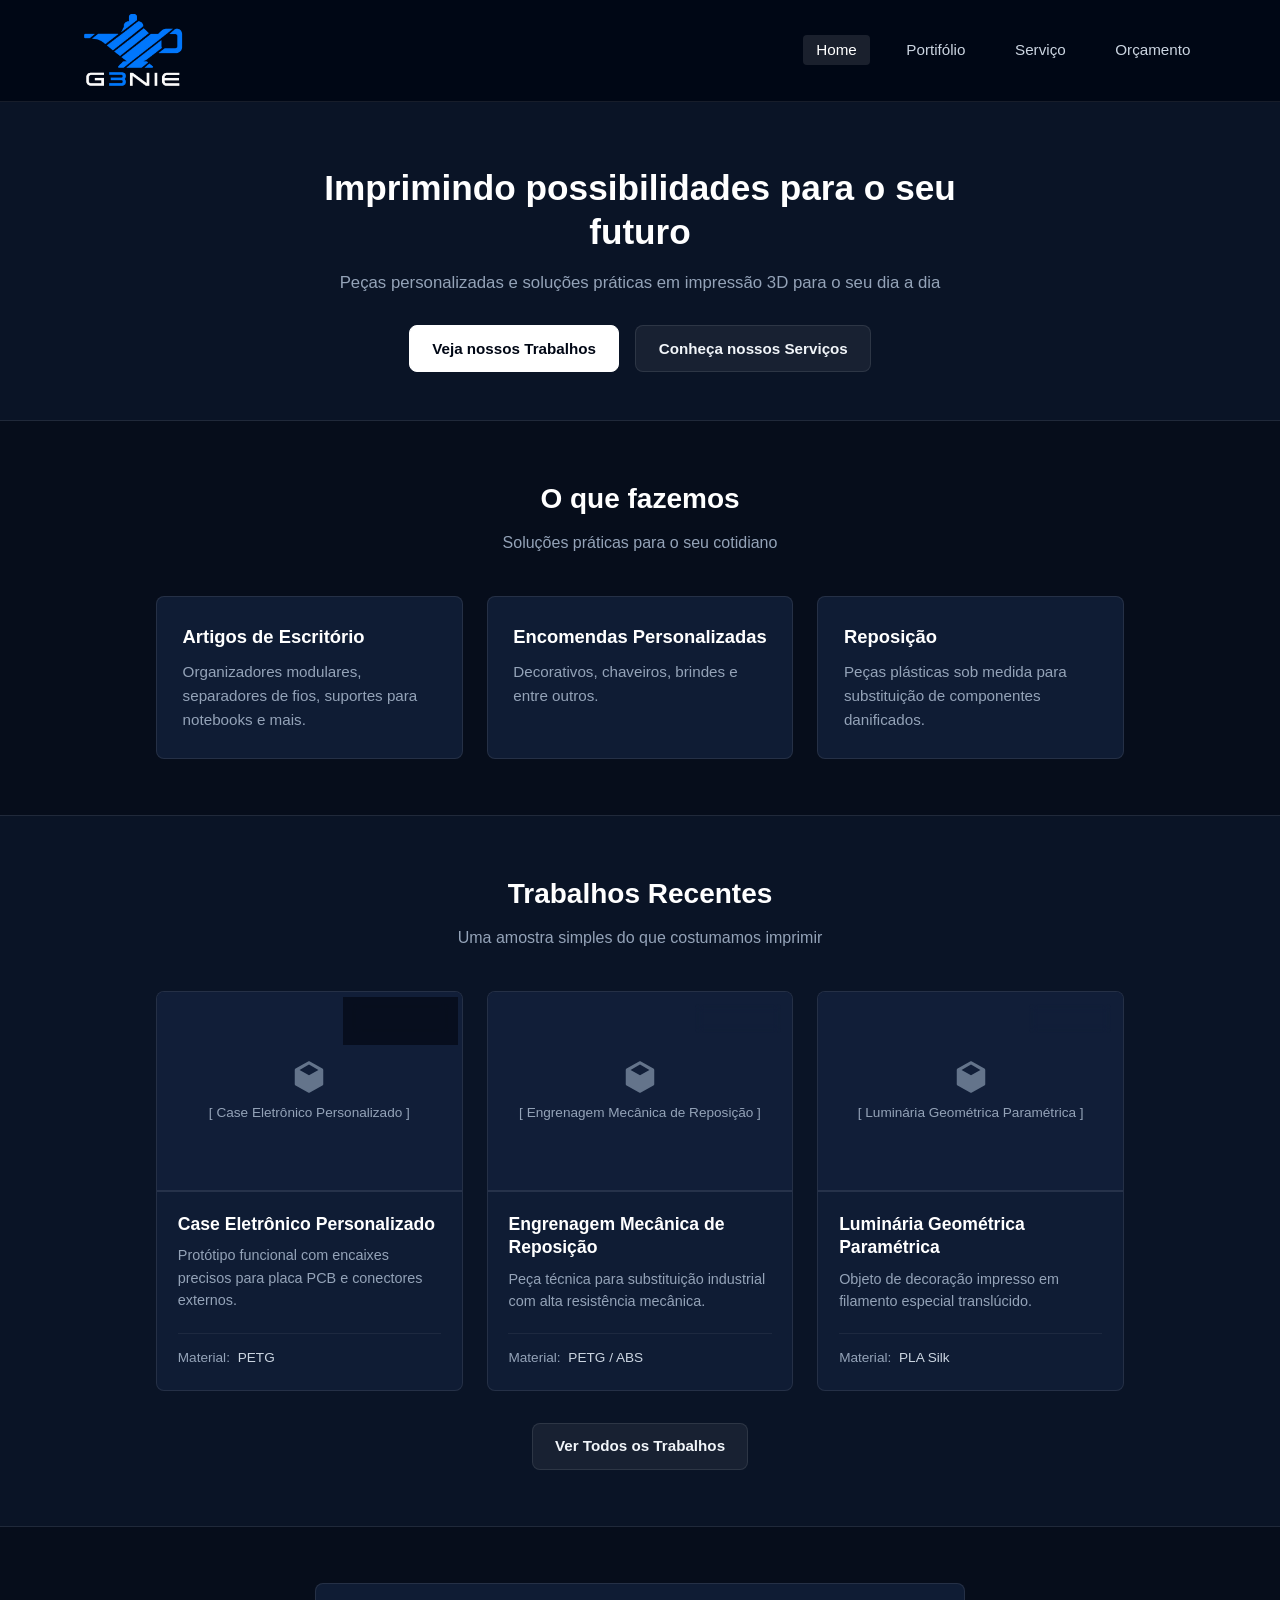
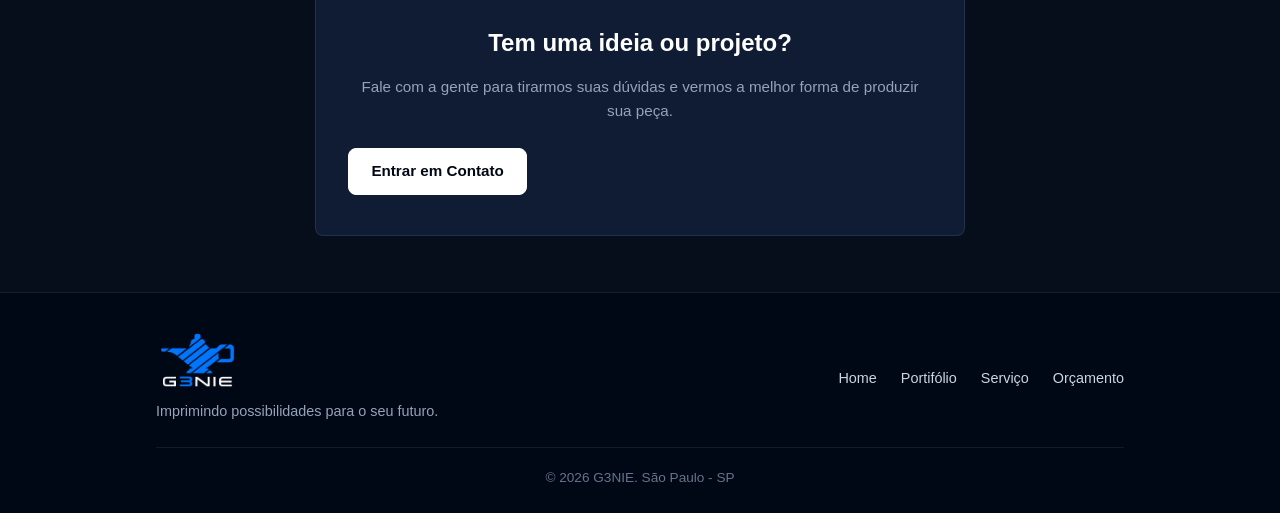
<file: index.html>
<!DOCTYPE html>
<html lang="pt-BR">
<head>
    <meta charset="UTF-8">
    <meta name="viewport" content="width=device-width, initial-scale=1.0">
    <title>G3NIE - Impressão 3D e Projetos</title>
    <link rel="icon" type="image/png" href="g3nie_site_icon.png">
    <link rel="shortcut icon" type="image/png" href="g3nie_site_icon.png">
    <link rel="stylesheet" href="style.css">
</head>
<body>
    <!-- Cabeçalho -->
    <header class="header">
        <div class="logo-container">
            <a href="index.html">
                <img src="g3nie_logo.png" alt="Logo G3NIE" class="logo">
            </a>
        </div>

        <button class="hamburger-menu" id="hamburger-btn" aria-label="Abrir menu" aria-expanded="false">
            <span class="bar"></span>
            <span class="bar"></span>
            <span class="bar"></span>
        </button>

        <nav class="navbar" id="navbar">
            <ul class="nav-links">
                <li><a href="index.html" class="active">Home</a></li>
                <li><a href="portifolio.html">Portifólio</a></li>
                <li><a href="servico.html">Serviço</a></li>
                <li><a href="orcamento.html">Orçamento</a></li>
            </ul>
        </nav>
    </header>

    <main>
        <!-- Apresentação Principal -->
        <section class="hero">
            <div class="container">
                <div class="hero-content">
                    <h1 class="hero-title">Imprimindo possibilidades para o seu futuro</h1>
                    <p class="hero-description">
                        Peças personalizadas e soluções práticas em impressão 3D para o seu dia a dia
                    </p>
                    <div class="hero-actions">
                        <a href="portifolio.html" class="btn btn-primary">Veja nossos Trabalhos</a>
                        <a href="servico.html" class="btn btn-secondary">Conheça nossos Serviços</a>
                    </div>
                </div>
            </div>
        </section>

        <!-- O Que Fazemos -->
        <section class="section">
            <div class="container">
                <div class="section-header">
                    <h2 class="section-title">O que fazemos</h2>
                    <p class="section-subtitle">Soluções práticas para o seu cotidiano</p>
                </div>

                <div class="grid-3">
                    <div class="card">
                        <h3 class="card-title">Artigos de Escritório</h3>
                        <p class="card-text">Organizadores modulares, separadores de fios, suportes para notebooks e mais.</p>
                    </div>

                    <div class="card">
                        <h3 class="card-title">Encomendas Personalizadas</h3>
                        <p class="card-text">Decorativos, chaveiros, brindes e entre outros.</p>
                    </div>

                    <div class="card">
                        <h3 class="card-title">Reposição</h3>
                        <p class="card-text">Peças plásticas sob medida para substituição de componentes danificados.</p>
                    </div>
                </div>
            </div>
        </section>

        <!-- Trabalhos Recentes Dinâmicos -->
        <section class="section section-alt">
            <div class="container">
                <div class="section-header">
                    <h2 class="section-title">Trabalhos Recentes</h2>
                    <p class="section-subtitle">Uma amostra simples do que costumamos imprimir</p>
                </div>

                <div class="grid-3" id="home-portfolio-preview">
                    <!-- Preenchido dinamicamente pelo JavaScript / LocalStorage -->
                </div>

                <div style="text-align: center; margin-top: 2rem;">
                    <a href="portifolio.html" class="btn btn-secondary">Ver Todos os Trabalhos</a>
                </div>
            </div>
        </section>

        <!-- Contato / Como conversar -->
        <section class="section">
            <div class="container">
                <div class="simple-box">
                    <h2>Tem uma ideia ou projeto?</h2>
                    <p>Fale com a gente para tirarmos suas dúvidas e vermos a melhor forma de produzir sua peça.</p>
                    <a href="orcamento.html" class="btn btn-primary">Entrar em Contato</a>
                </div>
            </div>
        </section>
    </main>

    <!-- Rodapé Simples -->
    <footer class="footer">
        <div class="container">
            <div class="footer-content">
                <div>
                    <img src="g3nie_logo.png" alt="Logo G3NIE" class="footer-logo">
                    <p style="font-size: 0.9rem; margin-top: 0.3rem;">Imprimindo possibilidades para o seu futuro.</p>
                </div>
                <ul class="footer-links">
                    <li><a href="index.html">Home</a></li>
                    <li><a href="portifolio.html">Portifólio</a></li>
                    <li><a href="servico.html">Serviço</a></li>
                    <li><a href="orcamento.html">Orçamento</a></li>
                </ul>
            </div>
            <div class="footer-bottom">
                <p><a href="admin.html" style="color: inherit; text-decoration: none; cursor: default;">&copy;</a> 2026 G3NIE. São Paulo - SP</p>
            </div>
        </div>
    </footer>

    <script src="script.js"></script>
</body>
</html>
</file>
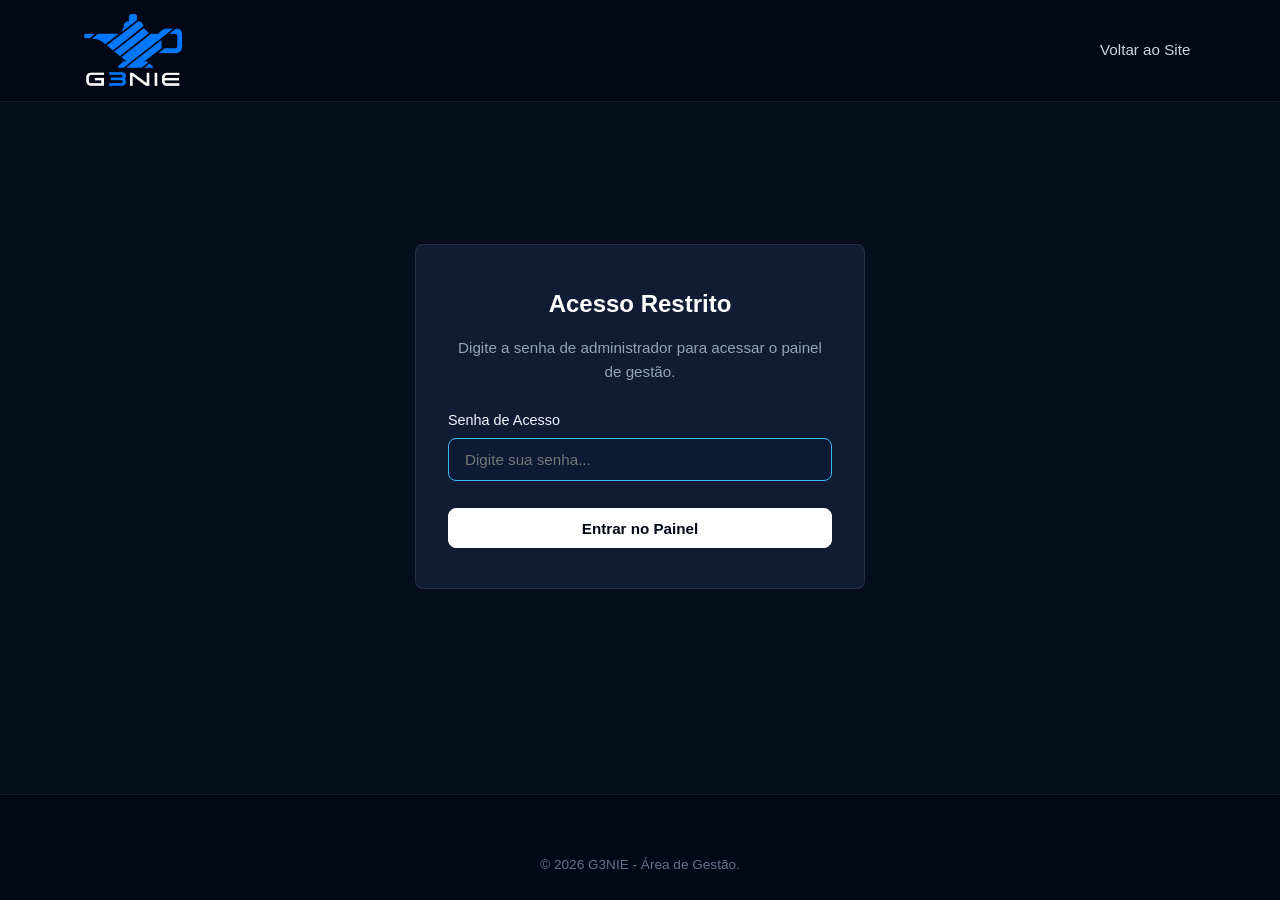
<file: admin.html>
<!DOCTYPE html>
<html lang="pt-BR">
<head>
    <meta charset="UTF-8">
    <meta name="viewport" content="width=device-width, initial-scale=1.0">
    <title>G3NIE - Painel de Gestão (Acesso Restrito)</title>
    <link rel="icon" type="image/png" href="g3nie_site_icon.png">
    <link rel="shortcut icon" type="image/png" href="g3nie_site_icon.png">
    <link rel="stylesheet" href="style.css">
</head>
<body>
    <!-- Cabeçalho do Admin -->
    <header class="header">
        <div class="logo-container">
            <a href="index.html">
                <img src="g3nie_logo.png" alt="Logo G3NIE" class="logo">
            </a>
        </div>

        <nav class="navbar">
            <ul class="nav-links">
                <li><a href="index.html">Voltar ao Site</a></li>
                <li id="admin-nav-change-pass" style="display: none;"><a href="#" id="btn-change-pass">Alterar Senha</a></li>
                <li id="admin-nav-logout" style="display: none;"><a href="#" id="btn-admin-logout" style="color: #f87171;">Sair</a></li>
            </ul>
        </nav>
    </header>

    <!-- Tela de Autenticação / Login (Bloqueada por Padrão) -->
    <section class="section" id="admin-auth-screen" style="display: flex; align-items: center; justify-content: center; min-height: 70vh;">
        <div class="container">
            <div class="simple-box" style="max-width: 450px; padding: 2.5rem 2rem;">
                <h2>Acesso Restrito</h2>
                <p style="margin-bottom: 1.5rem;">Digite a senha de administrador para acessar o painel de gestão.</p>

                <!-- Mensagem de Erro -->
                <div class="alert-box" id="admin-auth-error" style="background-color: rgba(239, 68, 68, 0.15); border: 1px solid rgba(239, 68, 68, 0.3); color: #f87171; margin-bottom: 1.2rem;">
                    Senha incorreta. Tente novamente.
                </div>

                <form id="admin-login-form">
                    <div class="form-group">
                        <label for="admin-password-input">Senha de Acesso</label>
                        <input type="password" id="admin-password-input" class="form-control" placeholder="Digite sua senha..." required autofocus>
                    </div>

                    <button type="submit" class="btn btn-primary" style="width: 100%; margin-top: 0.5rem;">
                        Entrar no Painel
                    </button>
                </form>
            </div>
        </div>
    </section>

    <!-- Conteúdo Principal do Painel de Gestão (Oculto até Autenticar) -->
    <main id="admin-dashboard" style="display: none;">
        <!-- Título da Página de Gestão -->
        <section class="page-hero">
            <div class="container">
                <h1 class="hero-title">Painel de Gestão</h1>
                <p class="hero-description">
                    Gerencie os serviços, itens do portfólio e acompanhe os orçamentos recebidos.
                </p>
            </div>
        </section>

        <section class="section">
            <div class="container">
                <div class="admin-header-bar">
                    <div class="admin-tabs">
                        <button class="admin-tab-btn active" data-target="tab-portfolio">Portfólio</button>
                        <button class="admin-tab-btn" data-target="tab-services">Serviços</button>
                        <button class="admin-tab-btn" data-target="tab-quotes">Orçamentos Recebidos</button>
                    </div>

                    <div style="display: flex; gap: 0.5rem; flex-wrap: wrap;">
                        <button class="btn btn-secondary btn-sm" id="btn-reset-defaults" title="Restaura os dados padrão de exemplo">
                            Restaurar Dados de Exemplo
                        </button>
                    </div>
                </div>

                <!-- ========================================================
                     ABA 1: GESTÃO DE PORTFÓLIO
                     ======================================================== -->
                <div class="admin-tab-content active" id="tab-portfolio">
                    <div style="display: flex; justify-content: space-between; align-items: center; margin-bottom: 1.2rem; flex-wrap: wrap; gap: 1rem;">
                        <h2 style="font-size: 1.3rem; color: var(--text-heading);">Itens do Portfólio</h2>
                        <button class="btn btn-primary btn-sm" id="btn-add-portfolio">+ Adicionar Novo Item</button>
                    </div>

                    <div class="admin-table-wrapper">
                        <table class="admin-table">
                            <thead>
                                <tr>
                                    <th style="width: 60px;">Foto</th>
                                    <th>Título / Peça</th>
                                    <th>Categoria</th>
                                    <th>Material</th>
                                    <th>Descrição</th>
                                    <th>Ações</th>
                                </tr>
                            </thead>
                            <tbody id="admin-portfolio-table-body">
                                <!-- Preenchido dinamicamente pelo JavaScript -->
                            </tbody>
                        </table>
                    </div>
                </div>

                <!-- ========================================================
                     ABA 2: GESTÃO DE SERVIÇOS
                     ======================================================== -->
                <div class="admin-tab-content" id="tab-services">
                    <div style="display: flex; justify-content: space-between; align-items: center; margin-bottom: 1.2rem; flex-wrap: wrap; gap: 1rem;">
                        <h2 style="font-size: 1.3rem; color: var(--text-heading);">Serviços Ofertados</h2>
                        <button class="btn btn-primary btn-sm" id="btn-add-service">+ Adicionar Novo Serviço</button>
                    </div>

                    <div class="admin-table-wrapper">
                        <table class="admin-table">
                            <thead>
                                <tr>
                                    <th>Título do Serviço</th>
                                    <th>Descrição</th>
                                    <th>Tópicos / Especificações</th>
                                    <th>Ações</th>
                                </tr>
                            </thead>
                            <tbody id="admin-services-table-body">
                                <!-- Preenchido dinamicamente pelo JavaScript -->
                            </tbody>
                        </table>
                    </div>
                </div>

                <!-- ========================================================
                     ABA 3: GESTÃO DE ORÇAMENTOS RECEBIDOS
                     ======================================================== -->
                <div class="admin-tab-content" id="tab-quotes">
                    <div style="display: flex; justify-content: space-between; align-items: center; margin-bottom: 1.2rem; flex-wrap: wrap; gap: 1rem;">
                        <h2 style="font-size: 1.3rem; color: var(--text-heading);">Solicitações de Orçamento</h2>
                    </div>

                    <div class="admin-table-wrapper">
                        <table class="admin-table">
                            <thead>
                                <tr>
                                    <th>Data</th>
                                    <th>Cliente</th>
                                    <th>Contato</th>
                                    <th>Serviço</th>
                                    <th>Status</th>
                                    <th>Ações</th>
                                </tr>
                            </thead>
                            <tbody id="admin-quotes-table-body">
                                <!-- Preenchido dinamicamente pelo JavaScript -->
                            </tbody>
                        </table>
                    </div>
                </div>

            </div>
        </section>
    </main>

    <!-- Modal Universal para Formulários e Detalhes -->
    <div class="modal-overlay" id="admin-modal-overlay">
        <div class="modal-card">
            <div class="modal-header">
                <h3 id="admin-modal-title">Título do Modal</h3>
                <button class="modal-close-btn" id="admin-modal-close">&times;</button>
            </div>
            <div id="admin-modal-body">
                <!-- Conteúdo do formulário inserido dinamicamente -->
            </div>
        </div>
    </div>

    <!-- Rodapé -->
    <footer class="footer">
        <div class="container">
            <div class="footer-bottom">
                <p>&copy; 2026 G3NIE - Área de Gestão.</p>
            </div>
        </div>
    </footer>

    <script src="script.js"></script>
</body>
</html>
</file>
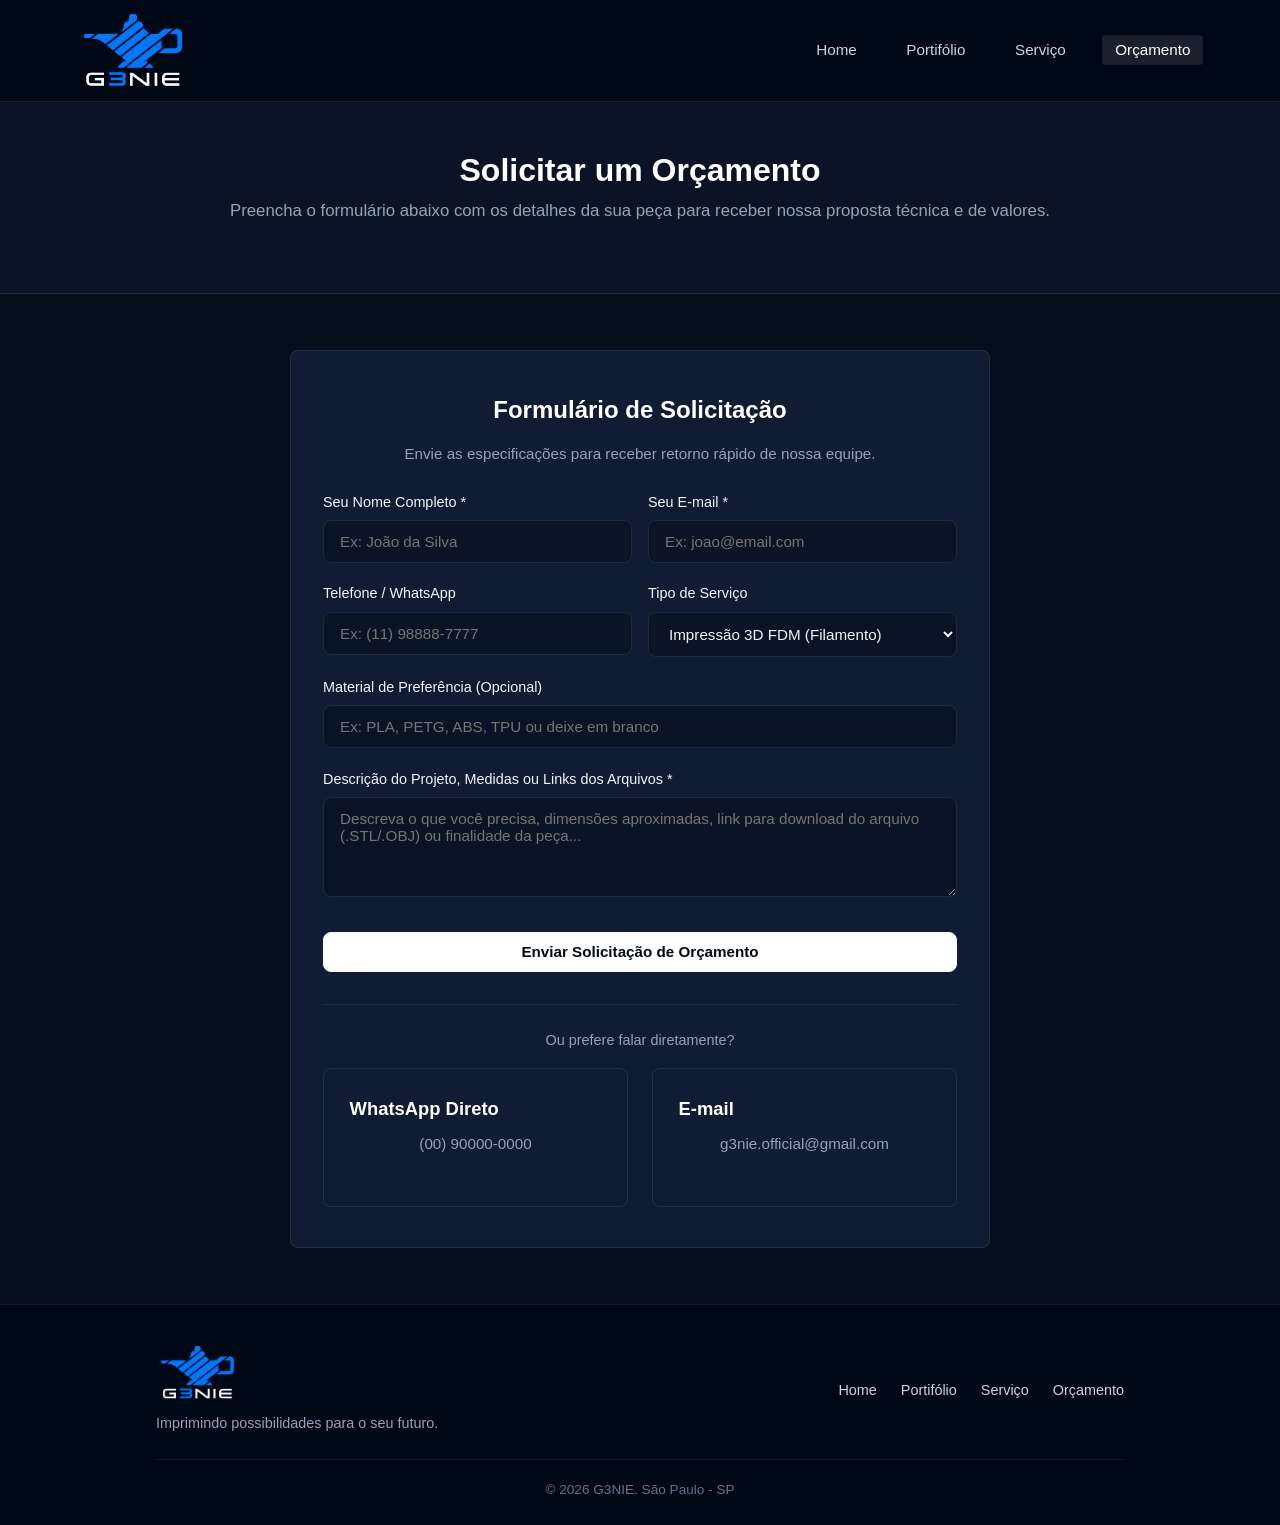
<file: orcamento.html>
<!DOCTYPE html>
<html lang="pt-BR">
<head>
    <meta charset="UTF-8">
    <meta name="viewport" content="width=device-width, initial-scale=1.0">
    <title>G3NIE - Solicitar Orçamento</title>
    <link rel="icon" type="image/png" href="g3nie_site_icon.png">
    <link rel="shortcut icon" type="image/png" href="g3nie_site_icon.png">
    <link rel="stylesheet" href="style.css">
</head>
<body>
    <!-- Cabeçalho -->
    <header class="header">
        <div class="logo-container">
            <a href="index.html">
                <img src="g3nie_logo.png" alt="Logo G3NIE" class="logo">
            </a>
        </div>

        <button class="hamburger-menu" id="hamburger-btn" aria-label="Abrir menu" aria-expanded="false">
            <span class="bar"></span>
            <span class="bar"></span>
            <span class="bar"></span>
        </button>

        <nav class="navbar" id="navbar">
            <ul class="nav-links">
                <li><a href="index.html">Home</a></li>
                <li><a href="portifolio.html">Portifólio</a></li>
                <li><a href="servico.html">Serviço</a></li>
                <li><a href="orcamento.html" class="active">Orçamento</a></li>
            </ul>
        </nav>
    </header>

    <main>
        <!-- Título da Página -->
        <section class="page-hero">
            <div class="container">
                <h1 class="hero-title">Solicitar um Orçamento</h1>
                <p class="hero-description">
                    Preencha o formulário abaixo com os detalhes da sua peça para receber nossa proposta técnica e de valores.
                </p>
            </div>
        </section>

        <!-- Formulário de Orçamento -->
        <section class="section">
            <div class="container">
                <div class="simple-box" style="max-width: 700px;">
                    <h2>Formulário de Solicitação</h2>
                    <p>Envie as especificações para receber retorno rápido de nossa equipe.</p>

                    <!-- Alerta de Sucesso -->
                    <div class="alert-box alert-success" id="quote-success-alert">
                        ✓ Solicitação enviada com sucesso! Recebemos seu pedido e entraremos em contato em breve.
                    </div>

                    <form id="quote-request-form">
                        <div class="form-row">
                            <div class="form-group">
                                <label for="quote-name">Seu Nome Completo *</label>
                                <input type="text" id="quote-name" class="form-control" placeholder="Ex: João da Silva" required>
                            </div>
                            <div class="form-group">
                                <label for="quote-email">Seu E-mail *</label>
                                <input type="email" id="quote-email" class="form-control" placeholder="Ex: joao@email.com" required>
                            </div>
                        </div>

                        <div class="form-row">
                            <div class="form-group">
                                <label for="quote-phone">Telefone / WhatsApp</label>
                                <input type="tel" id="quote-phone" class="form-control" placeholder="Ex: (11) 98888-7777">
                            </div>
                            <div class="form-group">
                                <label for="quote-service-type">Tipo de Serviço</label>
                                <select id="quote-service-type" class="form-control">
                                    <option value="Impressão 3D FDM (Filamento)">Impressão 3D FDM (Filamento)</option>
                                </select>
                            </div>
                        </div>

                        <div class="form-group">
                            <label for="quote-material">Material de Preferência (Opcional)</label>
                            <input type="text" id="quote-material" class="form-control" placeholder="Ex: PLA, PETG, ABS, TPU ou deixe em branco">
                        </div>

                        <div class="form-group">
                            <label for="quote-message">Descrição do Projeto, Medidas ou Links dos Arquivos *</label>
                            <textarea id="quote-message" class="form-control" rows="4" placeholder="Descreva o que você precisa, dimensões aproximadas, link para download do arquivo (.STL/.OBJ) ou finalidade da peça..." required></textarea>
                        </div>

                        <button type="submit" class="btn btn-primary" style="width: 100%; margin-top: 0.5rem;">
                            Enviar Solicitação de Orçamento
                        </button>
                    </form>

                    <!-- Canais Alternativos de Contato -->
                    <div style="border-top: 1px solid var(--border); margin-top: 2rem; padding-top: 1.5rem;">
                        <p style="color: var(--text-muted); font-size: 0.9rem; margin-bottom: 1rem;">Ou prefere falar diretamente?</p>
                        <div class="grid-2" style="text-align: left;">
                            <div class="card">
                                <h4 class="card-title">WhatsApp Direto</h4>
                                <p class="card-text">(00) 90000-0000</p>
                            </div>
                            <div class="card">
                                <h4 class="card-title">E-mail</h4>
                                <p class="card-text">g3nie.official@gmail.com</p>
                            </div>
                        </div>
                    </div>
                </div>
            </div>
        </section>
    </main>

    <!-- Rodapé Simples -->
    <footer class="footer">
        <div class="container">
            <div class="footer-content">
                <div>
                    <img src="g3nie_logo.png" alt="Logo G3NIE" class="footer-logo">
                    <p style="font-size: 0.9rem; margin-top: 0.3rem;">Imprimindo possibilidades para o seu futuro.</p>
                </div>
                <ul class="footer-links">
                    <li><a href="index.html">Home</a></li>
                    <li><a href="portifolio.html">Portifólio</a></li>
                    <li><a href="servico.html">Serviço</a></li>
                    <li><a href="orcamento.html">Orçamento</a></li>
                </ul>
            </div>
            <div class="footer-bottom">
                <p><a href="admin.html" style="color: inherit; text-decoration: none; cursor: default;">&copy;</a> 2026 G3NIE. São Paulo - SP</p>
            </div>
        </div>
    </footer>

    <script src="script.js"></script>
</body>
</html>
</file>
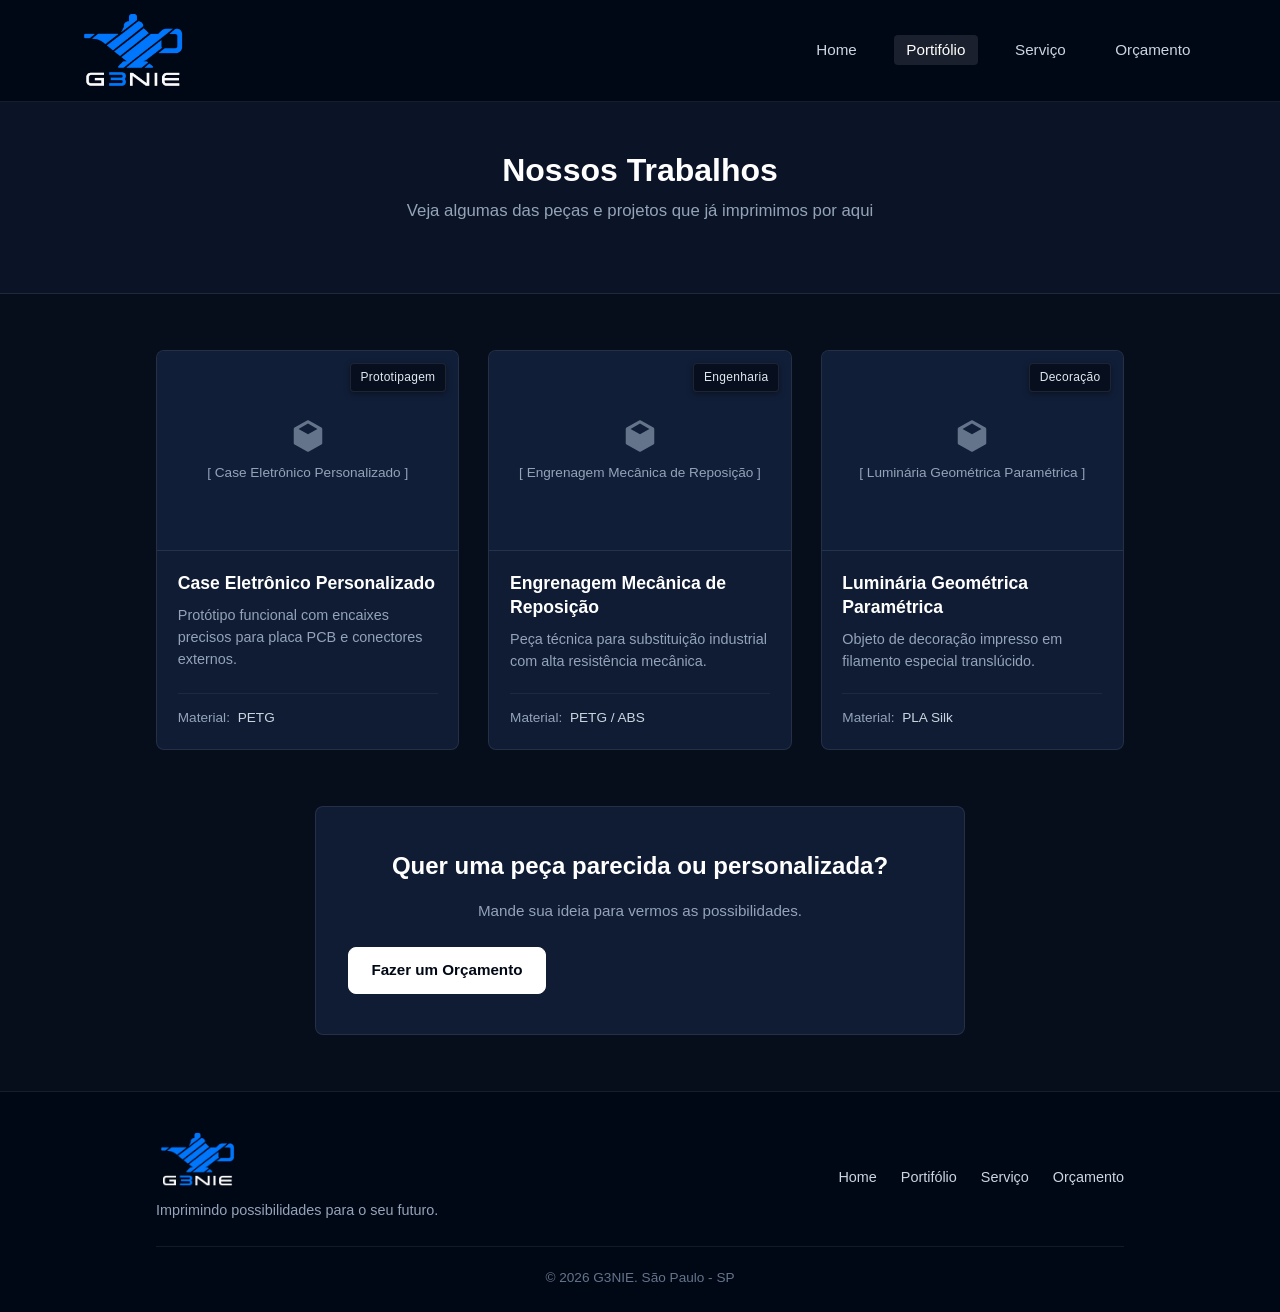
<file: portifolio.html>
<!DOCTYPE html>
<html lang="pt-BR">
<head>
    <meta charset="UTF-8">
    <meta name="viewport" content="width=device-width, initial-scale=1.0">
    <title>G3NIE - Portifólio</title>
    <link rel="icon" type="image/png" href="g3nie_site_icon.png">
    <link rel="shortcut icon" type="image/png" href="g3nie_site_icon.png">
    <link rel="stylesheet" href="style.css">
</head>
<body>
    <!-- Cabeçalho -->
    <header class="header">
        <div class="logo-container">
            <a href="index.html">
                <img src="g3nie_logo.png" alt="Logo G3NIE" class="logo">
            </a>
        </div>

        <button class="hamburger-menu" id="hamburger-btn" aria-label="Abrir menu" aria-expanded="false">
            <span class="bar"></span>
            <span class="bar"></span>
            <span class="bar"></span>
        </button>

        <nav class="navbar" id="navbar">
            <ul class="nav-links">
                <li><a href="index.html">Home</a></li>
                <li><a href="portifolio.html" class="active">Portifólio</a></li>
                <li><a href="servico.html">Serviço</a></li>
                <li><a href="orcamento.html">Orçamento</a></li>
            </ul>
        </nav>
    </header>

    <main>
        <!-- Título da Página -->
        <section class="page-hero">
            <div class="container">
                <h1 class="hero-title">Nossos Trabalhos</h1>
                <p class="hero-description">
                    Veja algumas das peças e projetos que já imprimimos por aqui
                </p>
            </div>
        </section>

        <!-- Galeria Dinâmica de Produtos -->
        <section class="section">
            <div class="container">
                <div class="portfolio-grid" id="public-portfolio-grid">
                    <!-- Preenchido dinamicamente via JavaScript / LocalStorage -->
                </div>

                <!-- Chamada Simples -->
                <div style="margin-top: 3.5rem;">
                    <div class="simple-box">
                        <h2>Quer uma peça parecida ou personalizada?</h2>
                        <p>Mande sua ideia para vermos as possibilidades.</p>
                        <a href="orcamento.html" class="btn btn-primary">Fazer um Orçamento</a>
                    </div>
                </div>
            </div>
        </section>
    </main>

    <!-- Rodapé Simples -->
    <footer class="footer">
        <div class="container">
            <div class="footer-content">
                <div>
                    <img src="g3nie_logo.png" alt="Logo G3NIE" class="footer-logo">
                    <p style="font-size: 0.9rem; margin-top: 0.3rem;">Imprimindo possibilidades para o seu futuro.</p>
                </div>
                <ul class="footer-links">
                    <li><a href="index.html">Home</a></li>
                    <li><a href="portifolio.html">Portifólio</a></li>
                    <li><a href="servico.html">Serviço</a></li>
                    <li><a href="orcamento.html">Orçamento</a></li>
                </ul>
            </div>
            <div class="footer-bottom">
                <p><a href="admin.html" style="color: inherit; text-decoration: none; cursor: default;">&copy;</a> 2026 G3NIE. São Paulo - SP</p>
            </div>
        </div>
    </footer>

    <script src="script.js"></script>
</body>
</html>
</file>
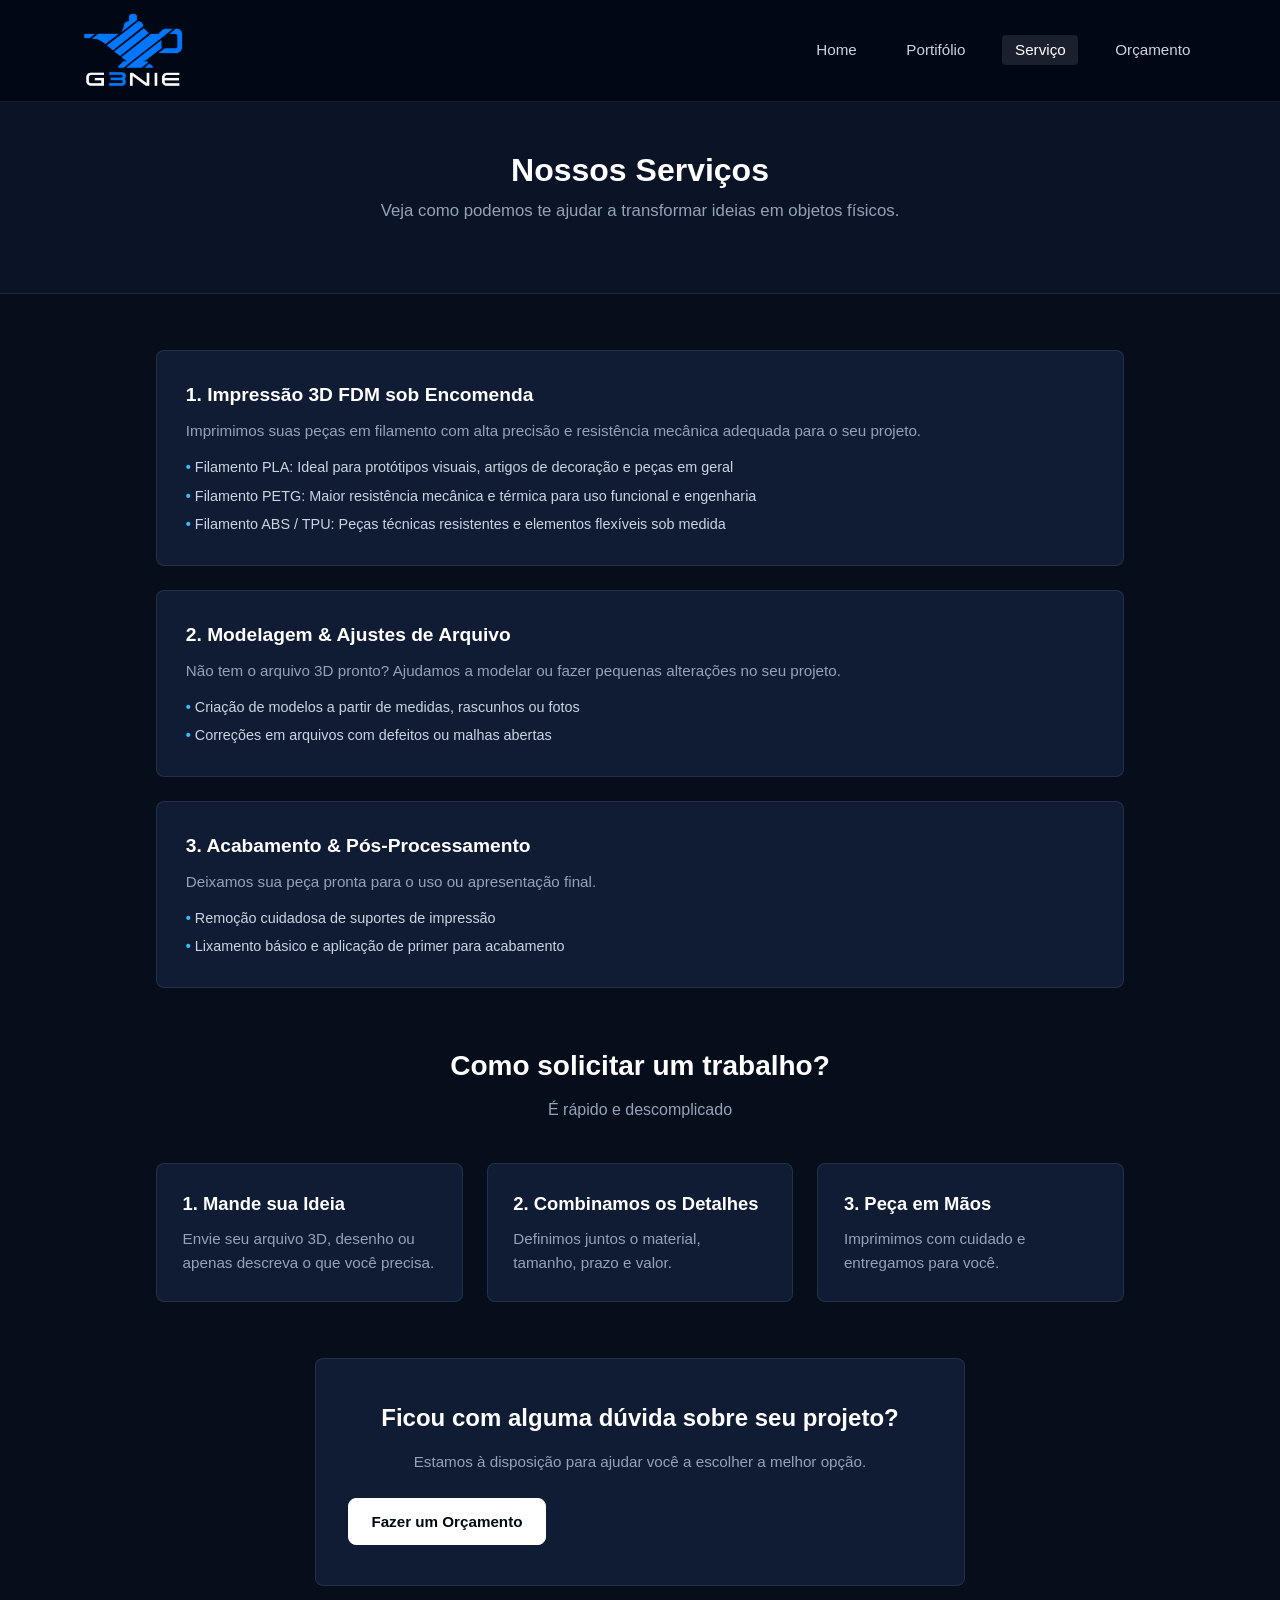
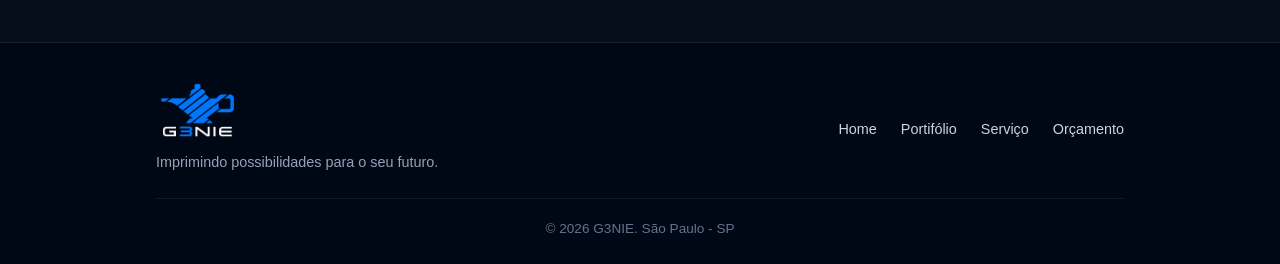
<file: servico.html>
<!DOCTYPE html>
<html lang="pt-BR">
<head>
    <meta charset="UTF-8">
    <meta name="viewport" content="width=device-width, initial-scale=1.0">
    <title>G3NIE - Serviços</title>
    <link rel="icon" type="image/png" href="g3nie_site_icon.png">
    <link rel="shortcut icon" type="image/png" href="g3nie_site_icon.png">
    <link rel="stylesheet" href="style.css">
</head>
<body>
    <!-- Cabeçalho -->
    <header class="header">
        <div class="logo-container">
            <a href="index.html">
                <img src="g3nie_logo.png" alt="Logo G3NIE" class="logo">
            </a>
        </div>

        <button class="hamburger-menu" id="hamburger-btn" aria-label="Abrir menu" aria-expanded="false">
            <span class="bar"></span>
            <span class="bar"></span>
            <span class="bar"></span>
        </button>

        <nav class="navbar" id="navbar">
            <ul class="nav-links">
                <li><a href="index.html">Home</a></li>
                <li><a href="portifolio.html">Portifólio</a></li>
                <li><a href="servico.html" class="active">Serviço</a></li>
                <li><a href="orcamento.html">Orçamento</a></li>
            </ul>
        </nav>
    </header>

    <main>
        <!-- Título da Página -->
        <section class="page-hero">
            <div class="container">
                <h1 class="hero-title">Nossos Serviços</h1>
                <p class="hero-description">
                    Veja como podemos te ajudar a transformar ideias em objetos físicos.
                </p>
            </div>
        </section>

        <!-- Detalhes dos Serviços Dinâmicos -->
        <section class="section">
            <div class="container">
                
                <div id="public-services-list">
                    <!-- Preenchido dinamicamente pelo JavaScript / LocalStorage -->
                </div>

                <!-- Passo a passo simples -->
                <div style="margin-top: 3.5rem;">
                    <div class="section-header">
                        <h2 class="section-title">Como solicitar um trabalho?</h2>
                        <p class="section-subtitle">É rápido e descomplicado</p>
                    </div>

                    <div class="grid-3">
                        <div class="card">
                            <h4 class="card-title">1. Mande sua Ideia</h4>
                            <p class="card-text">Envie seu arquivo 3D, desenho ou apenas descreva o que você precisa.</p>
                        </div>
                        <div class="card">
                            <h4 class="card-title">2. Combinamos os Detalhes</h4>
                            <p class="card-text">Definimos juntos o material, tamanho, prazo e valor.</p>
                        </div>
                        <div class="card">
                            <h4 class="card-title">3. Peça em Mãos</h4>
                            <p class="card-text">Imprimimos com cuidado e entregamos para você.</p>
                        </div>
                    </div>
                </div>

                <!-- Chamada Simples -->
                <div style="margin-top: 3.5rem;">
                    <div class="simple-box">
                        <h2>Ficou com alguma dúvida sobre seu projeto?</h2>
                        <p>Estamos à disposição para ajudar você a escolher a melhor opção.</p>
                        <a href="orcamento.html" class="btn btn-primary">Fazer um Orçamento</a>
                    </div>
                </div>

            </div>
        </section>
    </main>

    <!-- Rodapé Simples -->
    <footer class="footer">
        <div class="container">
            <div class="footer-content">
                <div>
                    <img src="g3nie_logo.png" alt="Logo G3NIE" class="footer-logo">
                    <p style="font-size: 0.9rem; margin-top: 0.3rem;">Imprimindo possibilidades para o seu futuro.</p>
                </div>
                <ul class="footer-links">
                    <li><a href="index.html">Home</a></li>
                    <li><a href="portifolio.html">Portifólio</a></li>
                    <li><a href="servico.html">Serviço</a></li>
                    <li><a href="orcamento.html">Orçamento</a></li>
                </ul>
            </div>
            <div class="footer-bottom">
                <p><a href="admin.html" style="color: inherit; text-decoration: none; cursor: default;">&copy;</a> 2026 G3NIE. São Paulo - SP</p>
            </div>
        </div>
    </footer>

    <script src="script.js"></script>
</body>
</html>
</file>
<file: style.css>
/* ==========================================================================
   G3D - ESTILO SIMPLES, LIMPO E ESCURO
   ========================================================================== */
:root {
    --header-bg: #000715;
    --bg-body: #060d1b;
    --bg-surface: #0a1426;
    --bg-card: #0f1c34;
    --bg-card-hover: #142544;
    --bg-placeholder: #111e38;
    --text-main: #f1f5f9;
    --text-muted: #94a3b8;
    --text-heading: #ffffff;
    --border: rgba(255, 255, 255, 0.09);
    --border-hover: rgba(255, 255, 255, 0.2);
    --primary-btn-bg: #ffffff;
    --primary-btn-text: #000715;
    --accent-blue: #38bdf8;
    --success: #10b981;
    --warning: #f59e0b;
    --danger: #ef4444;
    --radius: 8px;
    --transition: all 0.2s ease;
}

* {
    margin: 0;
    padding: 0;
    box-sizing: border-box;
}

body {
    font-family: -apple-system, BlinkMacSystemFont, "Segoe UI", Roboto, Helvetica, Arial, sans-serif;
    color: var(--text-main);
    background-color: var(--bg-body);
    line-height: 1.6;
    min-height: 100vh;
    display: flex;
    flex-direction: column;
}

/* Cabeçalho */
.header {
    background-color: var(--header-bg);
    display: flex;
    justify-content: space-between;
    align-items: center;
    padding: 0.8rem 6%;
    position: sticky;
    top: 0;
    z-index: 100;
    border-bottom: 1px solid var(--border);
}

.logo-container .logo {
    height: 75px;
    width: auto;
    display: block;
    object-fit: contain;
}

.navbar .nav-links {
    display: flex;
    list-style: none;
    gap: 1.5rem;
    align-items: center;
}

.navbar .nav-links a {
    color: #cbd5e1;
    text-decoration: none;
    font-size: 0.95rem;
    font-weight: 500;
    padding: 0.4rem 0.8rem;
    border-radius: 4px;
    transition: var(--transition);
}

.navbar .nav-links a:hover,
.navbar .nav-links a.active {
    color: #ffffff;
    background-color: rgba(255, 255, 255, 0.1);
}

.admin-nav-link {
    background-color: rgba(255, 255, 255, 0.05);
    border: 1px solid var(--border);
}

/* Botão Hamburger */
.hamburger-menu {
    display: none;
    flex-direction: column;
    justify-content: space-between;
    width: 28px;
    height: 20px;
    background: transparent;
    border: none;
    cursor: pointer;
    padding: 0;
    z-index: 110;
}

.hamburger-menu .bar {
    width: 100%;
    height: 3px;
    background-color: #ffffff;
    border-radius: 2px;
    transition: var(--transition);
}

/* Estrutura Geral */
main {
    flex: 1;
}

.container {
    width: 90%;
    max-width: 1000px;
    margin: 0 auto;
    padding: 0 1rem;
}

.section {
    padding: 3.5rem 0;
}

.section-alt {
    background-color: var(--bg-surface);
    border-top: 1px solid var(--border);
    border-bottom: 1px solid var(--border);
}

.section-header {
    text-align: center;
    max-width: 600px;
    margin: 0 auto 2.5rem auto;
}

.section-title {
    font-size: 1.75rem;
    font-weight: 700;
    color: var(--text-heading);
    margin-bottom: 0.5rem;
}

.section-subtitle {
    color: var(--text-muted);
    font-size: 1rem;
}

/* Hero Simples */
.hero {
    padding: 4rem 0 3rem 0;
    text-align: center;
    background-color: var(--bg-surface);
    border-bottom: 1px solid var(--border);
}

.hero-content {
    max-width: 650px;
    margin: 0 auto;
}

.hero-title {
    font-size: 2.2rem;
    font-weight: 700;
    color: var(--text-heading);
    line-height: 1.25;
    margin-bottom: 1rem;
}

.hero-description {
    font-size: 1.05rem;
    color: var(--text-muted);
    margin-bottom: 1.8rem;
}

.hero-actions {
    display: flex;
    gap: 1rem;
    justify-content: center;
    flex-wrap: wrap;
}

/* Mini Hero de Páginas Internas */
.page-hero {
    padding: 3rem 0 2.5rem 0;
    text-align: center;
    background-color: var(--bg-surface);
    border-bottom: 1px solid var(--border);
}

.page-hero .hero-title {
    font-size: 2rem;
    color: var(--text-heading);
    margin-bottom: 0.5rem;
}

/* Botões */
.btn {
    display: inline-flex;
    align-items: center;
    justify-content: center;
    gap: 0.4rem;
    padding: 0.65rem 1.4rem;
    font-size: 0.95rem;
    font-weight: 600;
    border-radius: var(--radius);
    text-decoration: none;
    transition: var(--transition);
    cursor: pointer;
    border: none;
}

.btn-primary {
    background-color: var(--primary-btn-bg);
    color: var(--primary-btn-text);
    border: 1px solid var(--primary-btn-bg);
}

.btn-primary:hover {
    background-color: #e2e8f0;
    border-color: #e2e8f0;
}

.btn-secondary {
    background-color: rgba(255, 255, 255, 0.06);
    color: var(--text-main);
    border: 1px solid var(--border);
}

.btn-secondary:hover {
    background-color: rgba(255, 255, 255, 0.12);
    border-color: var(--border-hover);
}

.btn-danger {
    background-color: rgba(239, 68, 68, 0.15);
    color: #f87171;
    border: 1px solid rgba(239, 68, 68, 0.3);
}

.btn-danger:hover {
    background-color: rgba(239, 68, 68, 0.25);
    border-color: #f87171;
}

.btn-sm {
    padding: 0.4rem 0.8rem;
    font-size: 0.85rem;
}

/* Grids e Cartões */
.grid-3 {
    display: grid;
    grid-template-columns: repeat(auto-fit, minmax(260px, 1fr));
    gap: 1.5rem;
}

.grid-2 {
    display: grid;
    grid-template-columns: repeat(auto-fit, minmax(300px, 1fr));
    gap: 1.5rem;
}

.card {
    background: var(--bg-card);
    border: 1px solid var(--border);
    border-radius: var(--radius);
    padding: 1.6rem;
    transition: var(--transition);
}

.card:hover {
    border-color: var(--border-hover);
    background: var(--bg-card-hover);
}

.card-title {
    font-size: 1.15rem;
    font-weight: 600;
    color: var(--text-heading);
    margin-bottom: 0.5rem;
}

.card-text {
    color: var(--text-muted);
    font-size: 0.95rem;
}

.portfolio-grid {
    display: grid;
    grid-template-columns: repeat(auto-fill, minmax(280px, 1fr));
    gap: 1.8rem;
    align-items: stretch;
}

.portfolio-card {
    background: var(--bg-card);
    border: 1px solid var(--border);
    border-radius: var(--radius);
    overflow: hidden;
    transition: var(--transition);
    display: flex;
    flex-direction: column;
    height: 100%;
}

.portfolio-card:hover {
    border-color: var(--border-hover);
    background: var(--bg-card-hover);
    box-shadow: 0 6px 18px rgba(0, 0, 0, 0.3);
}

.portfolio-card-img-wrapper {
    width: 100%;
    height: 200px;
    background-color: var(--bg-placeholder);
    border-bottom: 1px solid var(--border);
    overflow: hidden;
    position: relative;
    display: flex;
    align-items: center;
    justify-content: center;
    flex-shrink: 0;
}

.portfolio-card-img {
    width: 100%;
    height: 100%;
    object-fit: cover;
    display: block;
    transition: transform 0.3s ease;
}

.portfolio-card:hover .portfolio-card-img {
    transform: scale(1.03);
}

.portfolio-card-badge {
    position: absolute;
    top: 0.75rem;
    right: 0.75rem;
    background-color: rgba(6, 13, 27, 0.88);
    backdrop-filter: blur(4px);
    border: 1px solid var(--border);
    color: #e2e8f0;
    font-size: 0.75rem;
    font-weight: 500;
    padding: 0.25rem 0.6rem;
    border-radius: 4px;
    letter-spacing: 0.3px;
    box-shadow: 0 2px 6px rgba(0, 0, 0, 0.4);
}

.img-placeholder {
    width: 100%;
    height: 200px;
    background-color: var(--bg-placeholder);
    border-bottom: 1px solid var(--border);
    display: flex;
    flex-direction: column;
    align-items: center;
    justify-content: center;
    color: var(--text-muted);
    font-size: 0.85rem;
    text-align: center;
    padding: 1rem;
}

.img-placeholder svg {
    width: 38px;
    height: 38px;
    fill: #64748b;
    margin-bottom: 0.4rem;
}

.portfolio-info {
    padding: 1.3rem;
    flex: 1;
    display: flex;
    flex-direction: column;
    gap: 0.5rem;
}

.portfolio-title {
    font-size: 1.1rem;
    font-weight: 600;
    color: var(--text-heading);
    line-height: 1.35;
    margin: 0;
}

.portfolio-desc {
    font-size: 0.9rem;
    color: var(--text-muted);
    line-height: 1.55;
    flex: 1;
    margin: 0;
}

.portfolio-meta {
    display: flex;
    align-items: center;
    justify-content: space-between;
    margin-top: 0.8rem;
    padding-top: 0.8rem;
    border-top: 1px solid rgba(255, 255, 255, 0.06);
    font-size: 0.85rem;
    color: #cbd5e1;
}

.portfolio-meta strong {
    color: var(--text-muted);
    font-weight: 500;
    margin-right: 0.25rem;
}

/* Miniaturas e Preview no Admin */
.admin-thumb {
    width: 42px;
    height: 42px;
    object-fit: cover;
    border-radius: 4px;
    border: 1px solid var(--border);
    background-color: var(--bg-surface);
    display: block;
}

.admin-thumb-placeholder {
    width: 42px;
    height: 42px;
    border-radius: 4px;
    border: 1px dashed var(--border);
    background-color: var(--bg-surface);
    display: flex;
    align-items: center;
    justify-content: center;
    font-size: 0.75rem;
    color: var(--text-muted);
}

.image-preview-container {
    margin-top: 0.6rem;
    display: flex;
    align-items: center;
    gap: 1rem;
    background: var(--bg-surface);
    padding: 0.8rem;
    border-radius: var(--radius);
    border: 1px dashed var(--border);
}

.image-preview-thumb {
    width: 75px;
    height: 75px;
    object-fit: cover;
    border-radius: 6px;
    border: 1px solid var(--border);
}

/* Serviços Simples */
.service-block {
    background: var(--bg-card);
    border: 1px solid var(--border);
    border-radius: var(--radius);
    padding: 1.8rem;
    margin-bottom: 1.5rem;
    transition: var(--transition);
}

.service-block:last-child {
    margin-bottom: 0;
}

.service-block h3 {
    font-size: 1.2rem;
    color: var(--text-heading);
    margin-bottom: 0.5rem;
}

.service-block p {
    color: var(--text-muted);
    font-size: 0.95rem;
    margin-bottom: 0.8rem;
}

.service-items-list {
    list-style: none;
    color: #cbd5e1;
    font-size: 0.9rem;
    display: flex;
    flex-direction: column;
    gap: 0.35rem;
}

.service-items-list li::before {
    content: "• ";
    color: var(--accent-blue);
    font-weight: bold;
}

/* Caixa Simples de Orçamento */
.simple-box {
    background: var(--bg-card);
    border: 1px solid var(--border);
    border-radius: var(--radius);
    padding: 2.5rem 2rem;
    max-width: 650px;
    margin: 0 auto;
}

.simple-box h2 {
    font-size: 1.5rem;
    color: var(--text-heading);
    margin-bottom: 0.8rem;
    text-align: center;
}

.simple-box p {
    color: var(--text-muted);
    font-size: 0.95rem;
    margin-bottom: 1.5rem;
    text-align: center;
}

/* ==========================================================================
   FORMULÁRIOS
   ========================================================================== */
.form-group {
    margin-bottom: 1.2rem;
    text-align: left;
}

.form-group label {
    display: block;
    font-size: 0.9rem;
    font-weight: 500;
    color: var(--text-main);
    margin-bottom: 0.4rem;
}

.form-control {
    width: 100%;
    padding: 0.75rem 1rem;
    background-color: var(--bg-surface);
    border: 1px solid var(--border);
    border-radius: var(--radius);
    color: var(--text-main);
    font-size: 0.95rem;
    font-family: inherit;
    transition: var(--transition);
}

.form-control:focus {
    outline: none;
    border-color: var(--accent-blue);
    background-color: #0d1a33;
}

.form-row {
    display: grid;
    grid-template-columns: 1fr 1fr;
    gap: 1rem;
}

textarea.form-control {
    resize: vertical;
    min-height: 100px;
}

.alert-box {
    padding: 1rem 1.2rem;
    border-radius: var(--radius);
    margin-bottom: 1.5rem;
    font-size: 0.9rem;
    display: none;
}

.alert-success {
    background-color: rgba(16, 185, 129, 0.15);
    border: 1px solid rgba(16, 185, 129, 0.3);
    color: #34d399;
}

/* ==========================================================================
   PAINEL DE GESTÃO (ADMIN)
   ========================================================================== */
.admin-header-bar {
    display: flex;
    justify-content: space-between;
    align-items: center;
    margin-bottom: 2rem;
    flex-wrap: wrap;
    gap: 1rem;
}

.admin-tabs {
    display: flex;
    gap: 0.5rem;
    background-color: var(--bg-surface);
    padding: 0.4rem;
    border-radius: var(--radius);
    border: 1px solid var(--border);
    flex-wrap: wrap;
}

.admin-tab-btn {
    background: transparent;
    border: none;
    color: var(--text-muted);
    padding: 0.6rem 1.2rem;
    font-size: 0.9rem;
    font-weight: 600;
    border-radius: 6px;
    cursor: pointer;
    transition: var(--transition);
}

.admin-tab-btn:hover {
    color: var(--text-main);
}

.admin-tab-btn.active {
    background-color: var(--bg-card);
    color: var(--text-heading);
    box-shadow: 0 2px 6px rgba(0, 0, 0, 0.2);
}

.admin-tab-content {
    display: none;
}

.admin-tab-content.active {
    display: block;
}

/* Tabelas e Listagens do Admin */
.admin-table-wrapper {
    overflow-x: auto;
    background: var(--bg-card);
    border: 1px solid var(--border);
    border-radius: var(--radius);
}

.admin-table {
    width: 100%;
    border-collapse: collapse;
    text-align: left;
    min-width: 650px;
}

.admin-table th {
    background-color: var(--bg-surface);
    color: var(--text-heading);
    padding: 1rem 1.2rem;
    font-size: 0.85rem;
    font-weight: 600;
    text-transform: uppercase;
    letter-spacing: 0.5px;
    border-bottom: 1px solid var(--border);
}

.admin-table td {
    padding: 1rem 1.2rem;
    border-bottom: 1px solid rgba(255, 255, 255, 0.05);
    color: var(--text-main);
    font-size: 0.9rem;
    vertical-align: middle;
}

.admin-table tr:hover td {
    background-color: rgba(255, 255, 255, 0.02);
}

.admin-actions {
    display: flex;
    gap: 0.5rem;
}

/* Badges de Status */
.status-badge {
    display: inline-block;
    padding: 0.25rem 0.6rem;
    border-radius: 4px;
    font-size: 0.75rem;
    font-weight: 600;
    text-transform: uppercase;
}

.status-pendente {
    background-color: rgba(245, 158, 11, 0.15);
    color: #fbbf24;
    border: 1px solid rgba(245, 158, 11, 0.3);
}

.status-analise {
    background-color: rgba(56, 189, 248, 0.15);
    color: #38bdf8;
    border: 1px solid rgba(56, 189, 248, 0.3);
}

.status-concluido {
    background-color: rgba(16, 185, 129, 0.15);
    color: #34d399;
    border: 1px solid rgba(16, 185, 129, 0.3);
}

/* Modal Popup */
.modal-overlay {
    position: fixed;
    top: 0;
    left: 0;
    right: 0;
    bottom: 0;
    background-color: rgba(0, 7, 21, 0.85);
    backdrop-filter: blur(4px);
    display: none;
    align-items: center;
    justify-content: center;
    z-index: 1000;
    padding: 1rem;
}

.modal-overlay.active {
    display: flex;
}

.modal-card {
    background: var(--bg-card);
    border: 1px solid var(--border);
    border-radius: var(--radius);
    width: 100%;
    max-width: 550px;
    max-height: 90vh;
    overflow-y: auto;
    padding: 2rem;
    box-shadow: 0 10px 25px rgba(0, 0, 0, 0.5);
}

.modal-header {
    display: flex;
    justify-content: space-between;
    align-items: center;
    margin-bottom: 1.5rem;
    padding-bottom: 0.8rem;
    border-bottom: 1px solid var(--border);
}

.modal-header h3 {
    color: var(--text-heading);
    font-size: 1.25rem;
}

.modal-close-btn {
    background: transparent;
    border: none;
    color: var(--text-muted);
    font-size: 1.5rem;
    cursor: pointer;
    line-height: 1;
}

.modal-close-btn:hover {
    color: #ffffff;
}

.modal-footer {
    display: flex;
    justify-content: flex-end;
    gap: 0.8rem;
    margin-top: 1.5rem;
    padding-top: 1rem;
    border-top: 1px solid var(--border);
}

/* Toast Notifications */
.toast-notification {
    position: fixed;
    bottom: 2rem;
    right: 2rem;
    background-color: var(--bg-surface);
    border: 1px solid var(--border-hover);
    color: #ffffff;
    padding: 0.9rem 1.4rem;
    border-radius: var(--radius);
    box-shadow: 0 4px 15px rgba(0, 0, 0, 0.4);
    z-index: 2000;
    opacity: 0;
    transform: translateY(20px);
    transition: all 0.3s ease;
    pointer-events: none;
}

.toast-notification.show {
    opacity: 1;
    transform: translateY(0);
}

/* Rodapé */
.footer {
    background-color: var(--header-bg);
    color: #94a3b8;
    padding: 2.5rem 0 1.5rem 0;
    margin-top: auto;
    border-top: 1px solid var(--border);
}

.footer-content {
    display: flex;
    justify-content: space-between;
    align-items: center;
    flex-wrap: wrap;
    gap: 1.5rem;
    padding-bottom: 1.5rem;
    border-bottom: 1px solid rgba(255, 255, 255, 0.08);
}

.footer-logo {
    height: 55px;
    width: auto;
}

.footer-links {
    display: flex;
    list-style: none;
    gap: 1.5rem;
}

.footer-links a {
    color: #cbd5e1;
    text-decoration: none;
    font-size: 0.9rem;
    transition: var(--transition);
}

.footer-links a:hover {
    color: #ffffff;
}

.footer-bottom {
    text-align: center;
    padding-top: 1.2rem;
    font-size: 0.85rem;
    color: #64748b;
}

/* Toast Notifier */
.toast-notification {
    position: fixed;
    bottom: 2rem;
    right: 2rem;
    background: #0f172a;
    color: #f8fafc;
    border: 1px solid #38bdf8;
    padding: 0.85rem 1.4rem;
    border-radius: var(--radius);
    box-shadow: 0 10px 25px rgba(0, 0, 0, 0.5);
    font-size: 0.9rem;
    font-weight: 500;
    z-index: 9999;
    opacity: 0;
    transform: translateY(20px);
    transition: all 0.3s ease;
    pointer-events: none;
}

.toast-notification.show {
    opacity: 1;
    transform: translateY(0);
}

/* Responsividade Mobile */
@media (max-width: 768px) {
    .header {
        padding: 0.6rem 5%;
    }

    .logo-container .logo {
        height: 55px;
    }

    .hamburger-menu {
        display: flex;
    }

    .hamburger-menu.active .bar:nth-child(1) {
        transform: translateY(8.5px) rotate(45deg);
    }

    .hamburger-menu.active .bar:nth-child(2) {
        opacity: 0;
    }

    .hamburger-menu.active .bar:nth-child(3) {
        transform: translateY(-8.5px) rotate(-45deg);
    }

    .navbar {
        position: fixed;
        top: 0;
        right: -100%;
        width: 70%;
        max-width: 260px;
        height: 100vh;
        background-color: var(--header-bg);
        display: flex;
        flex-direction: column;
        justify-content: center;
        align-items: center;
        transition: right 0.3s ease;
        z-index: 105;
        box-shadow: -4px 0 15px rgba(0, 0, 0, 0.6);
        border-left: 1px solid var(--border);
    }

    .navbar.active {
        right: 0;
    }

    .navbar .nav-links {
        flex-direction: column;
        gap: 1.2rem;
        text-align: center;
    }

    .hero-title {
        font-size: 1.7rem;
    }

    .section-title {
        font-size: 1.4rem;
    }

    .form-row {
        grid-template-columns: 1fr;
    }

    .footer-content {
        flex-direction: column;
        text-align: center;
    }

    .footer-links {
        flex-direction: column;
        gap: 0.8rem;
    }
}
</file>
